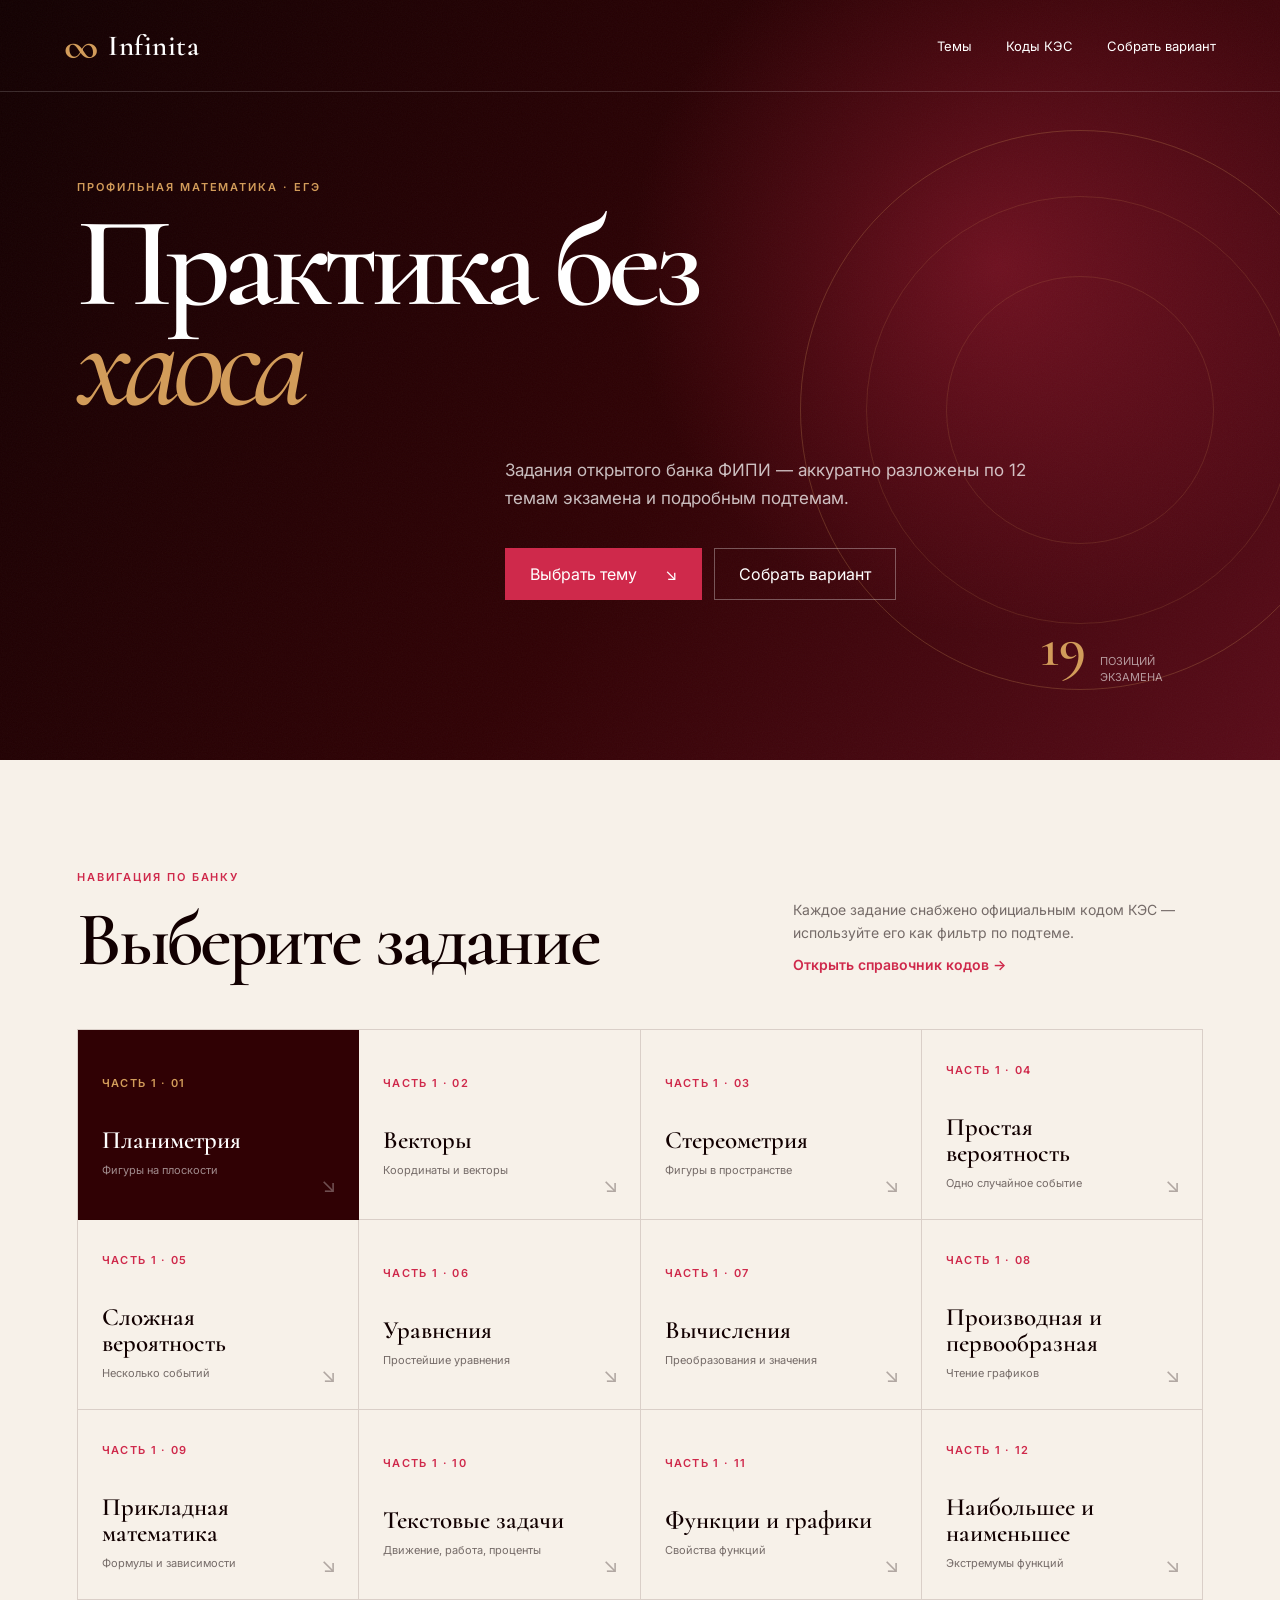
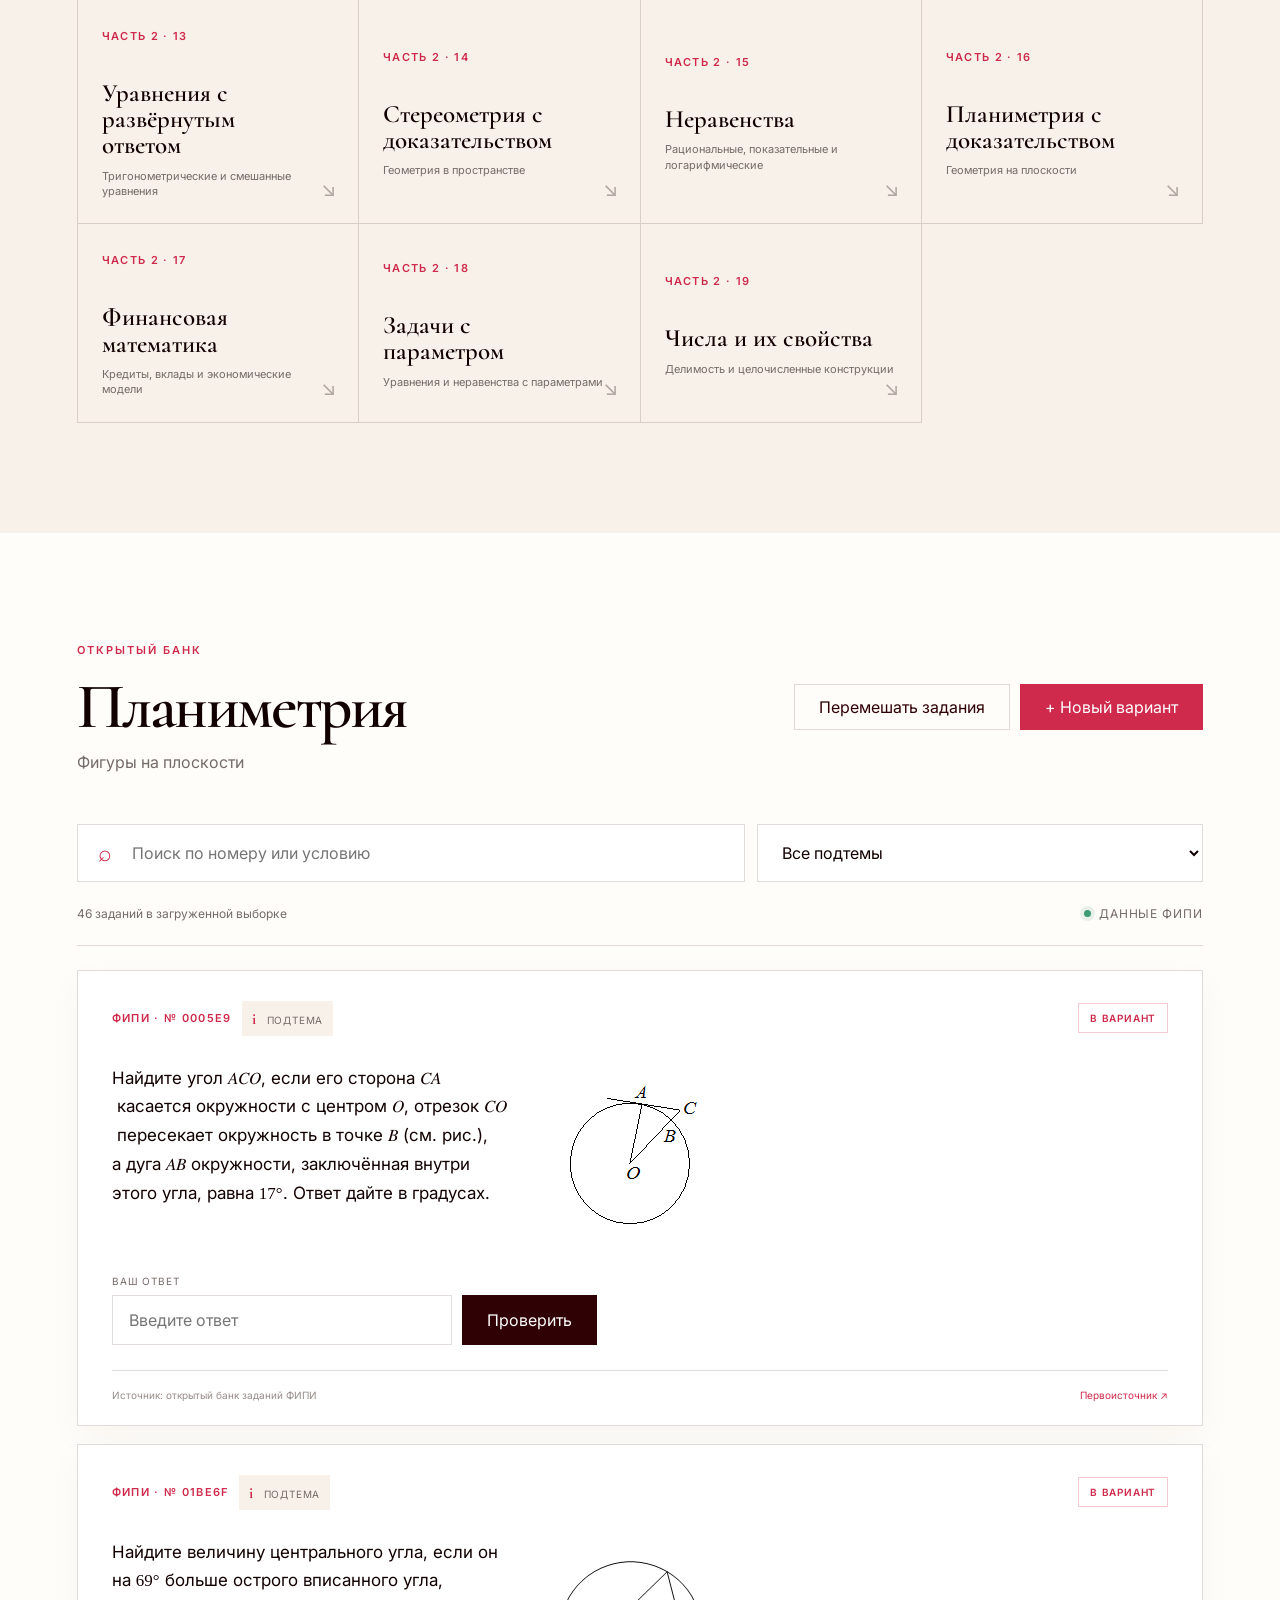
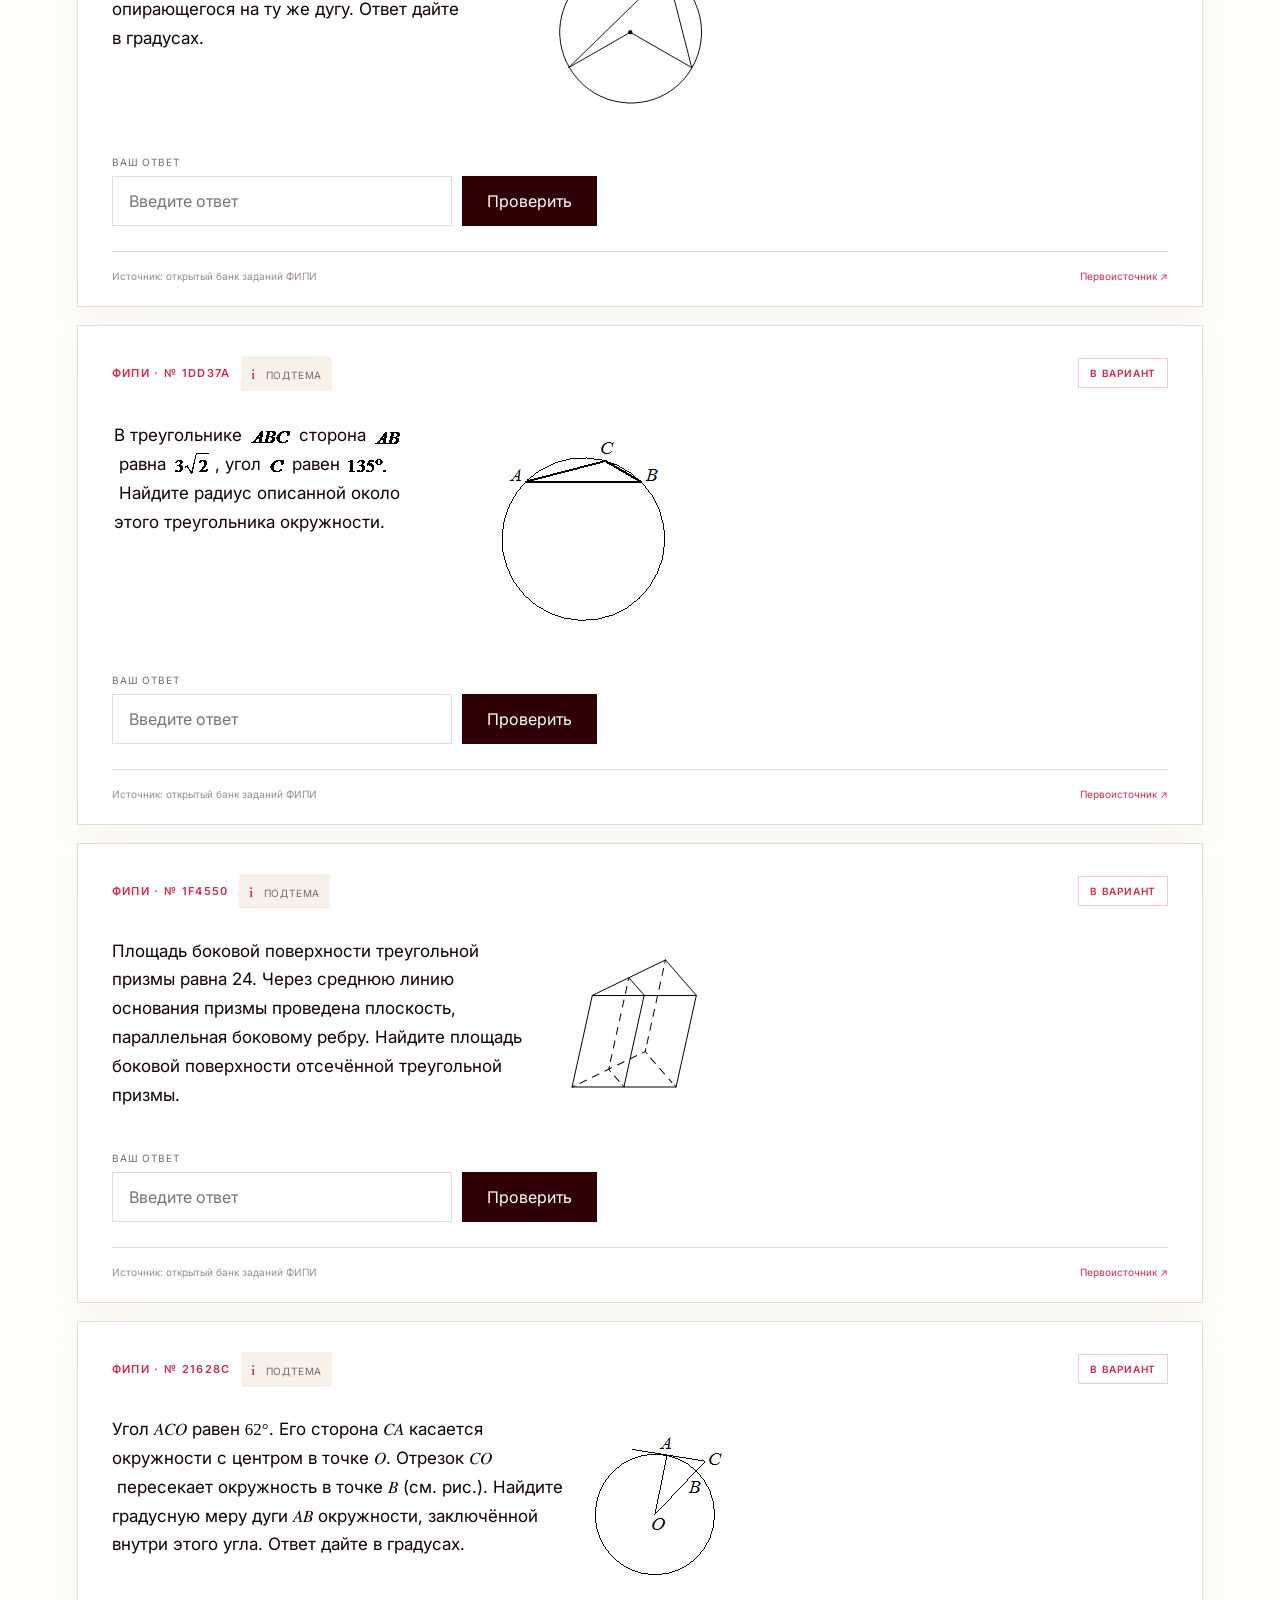
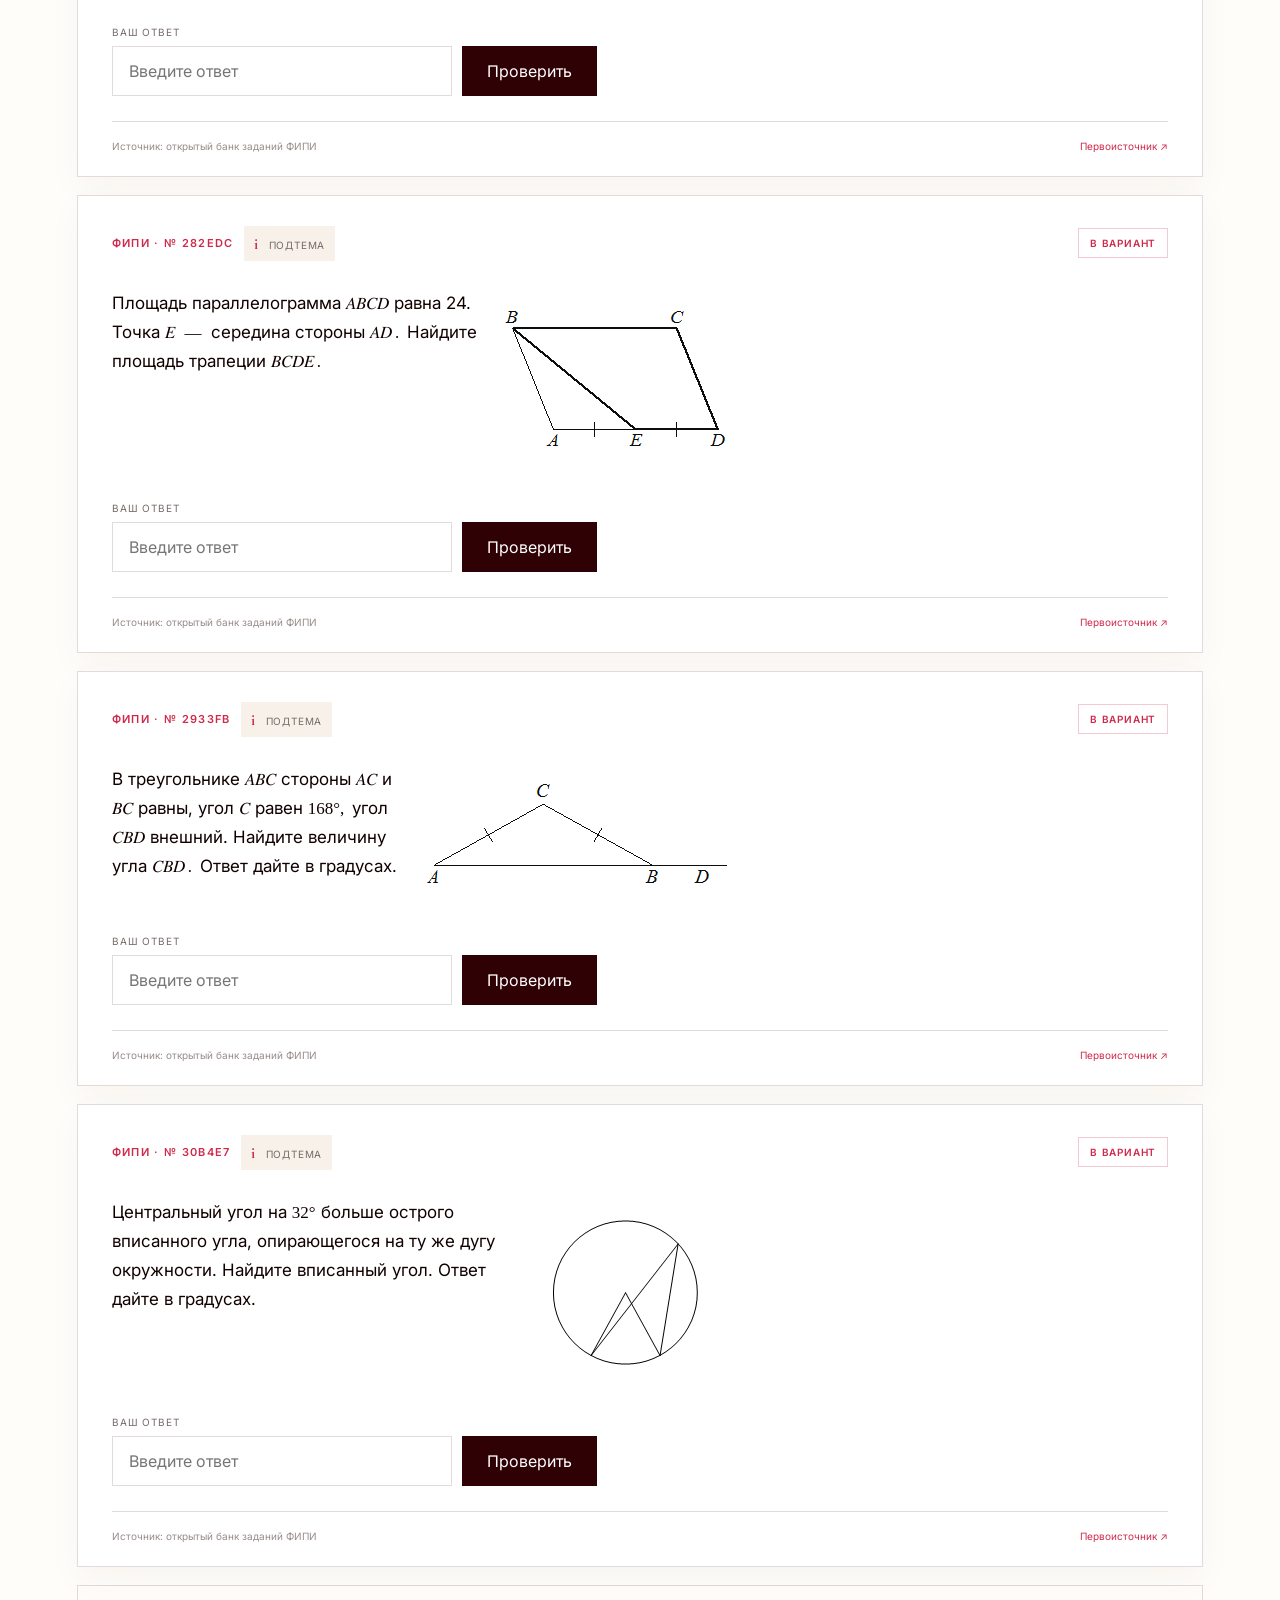
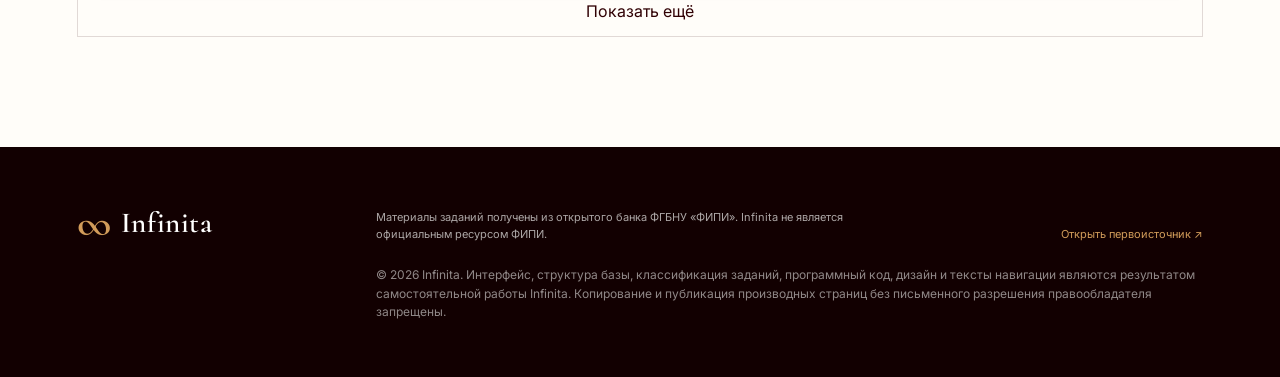
<file: index.html>
<!doctype html>
<html lang="ru">
<head>
  <meta charset="utf-8">
  <meta name="viewport" content="width=device-width, initial-scale=1">
  <meta name="description" content="Банк заданий ЕГЭ по профильной математике от Infinita">
  <meta name="author" content="Infinita">
  <meta name="copyright" content="© 2026 Infinita. Интерфейс, структура базы, классификация, код и оформление защищены. Материалы заданий получены из открытого банка ФГБНУ «ФИПИ».">
  <title>Банк заданий ЕГЭ — Infinita</title>
  <link rel="preconnect" href="https://fonts.googleapis.com">
  <link rel="preconnect" href="https://fonts.gstatic.com" crossorigin>
  <link href="https://fonts.googleapis.com/css2?family=Cormorant:wght@500;600;700&family=Inter:wght@400;500;600&display=swap" rel="stylesheet">
  <link rel="stylesheet" href="styles.css">
</head>
<body>
  <header class="site-header">
    <a class="brand" href="https://infinita-school.ru/" aria-label="На главную Infinita">
      <span class="brand-mark">∞</span><span class="brand-name">Infinita</span>
    </a>
    <nav class="header-nav" aria-label="Основная навигация">
      <a href="#topics">Темы</a>
      <a href="taxonomy.html">Коды КЭС</a>
      <button class="text-button" data-open-variant>Собрать вариант</button>
    </nav>
  </header>

  <main>
    <section class="hero">
      <div class="hero-orbit" aria-hidden="true"></div>
      <p class="eyebrow">Профильная математика · ЕГЭ</p>
      <h1>Практика без<br><em>хаоса</em></h1>
      <p class="hero-lead">Задания открытого банка ФИПИ — аккуратно разложены по 12 темам экзамена и подробным подтемам.</p>
      <div class="hero-actions">
        <a class="button button-primary" href="#topics">Выбрать тему <span>↘</span></a>
        <button class="button button-secondary" data-open-variant>Собрать вариант</button>
      </div>
      <div class="hero-stat"><strong>19</strong><span>позиций экзамена</span></div>
    </section>

    <section class="topics-section" id="topics">
      <div class="section-heading">
        <div><p class="eyebrow">Навигация по банку</p><h2>Выберите задание</h2></div>
        <p>Каждое задание снабжено официальным кодом КЭС — используйте его как фильтр по подтеме.<br><a class="inline-link" href="taxonomy.html">Открыть справочник кодов →</a></p>
      </div>
      <div class="topic-grid" id="topicGrid" aria-label="Темы ЕГЭ"></div>
    </section>

    <section class="bank-section" id="bank">
      <div class="bank-heading">
        <div>
          <p class="eyebrow">Открытый банк</p>
          <h2 id="activeTopicTitle">Планиметрия</h2>
          <p id="activeTopicDescription">Фигуры на плоскости</p>
        </div>
        <div class="bank-actions">
          <button class="button print-button compact" id="shuffleTopic" type="button">Перемешать задания</button>
          <button class="button button-primary compact" data-open-variant>+ Новый вариант</button>
        </div>
      </div>
      <div class="filters">
        <label class="search-field"><span aria-hidden="true">⌕</span><input id="searchInput" type="search" placeholder="Поиск по номеру или условию" autocomplete="off"></label>
        <label class="select-field"><span class="sr-only">Подтема</span><select id="subtopicSelect"><option value="">Все подтемы</option></select></label>
      </div>
      <div class="result-bar"><span id="resultCount">Загружаем задания…</span><span class="live-dot">данные ФИПИ</span></div>
      <div class="manual-variant-bar" id="manualVariantBar" hidden>
        <span><strong id="manualVariantCount">0</strong> заданий выбрано в ручной вариант</span>
        <div>
          <button class="button button-primary compact" id="openManualVariant" type="button">Открыть вариант</button>
          <button class="button print-button compact" id="clearManualVariant" type="button">Очистить</button>
        </div>
      </div>
      <div class="task-list" id="taskList" aria-live="polite"></div>
      <button class="button load-more" id="loadMore" hidden>Показать ещё</button>
    </section>
  </main>

  <footer>
    <div class="brand footer-brand"><span class="brand-mark">∞</span><span class="brand-name">Infinita</span></div>
    <p>Материалы заданий получены из открытого банка ФГБНУ «ФИПИ». Infinita не является официальным ресурсом ФИПИ.</p>
    <p class="legal-notice">© 2026 Infinita. Интерфейс, структура базы, классификация заданий, программный код, дизайн и тексты навигации являются результатом самостоятельной работы Infinita. Копирование и публикация производных страниц без письменного разрешения правообладателя запрещены.</p>
    <a href="https://ege.fipi.ru/bank/index.php?proj=AC437B34557F88EA4115D2F374B0A07B" target="_blank" rel="noopener">Открыть первоисточник ↗</a>
  </footer>

  <dialog class="variant-dialog" id="variantDialog">
    <form method="dialog" class="dialog-card" id="variantForm">
      <div class="dialog-head"><div><p class="eyebrow">Конструктор</p><h2>Случайный вариант</h2></div><button class="close-button" value="cancel" aria-label="Закрыть">×</button></div>
      <p class="dialog-intro">Укажите, сколько заданий взять из каждой темы. Ноль — пропустить тему. Если хотите собрать вариант вручную, добавляйте конкретные задания кнопкой «В вариант» прямо в банке.</p>
      <div class="preset-variants">
        <div><p class="eyebrow">Готовые варианты</p><h3>Первая часть</h3></div>
        <div class="preset-grid" id="presetVariants"></div>
      </div>
      <div class="variant-counts" id="variantCounts"></div>
      <div class="variant-total"><span>Всего заданий</span><strong id="variantTotal">12</strong></div>
      <button class="button button-primary wide" id="generateVariant" value="none">Собрать случайный вариант</button>
    </form>
  </dialog>

  <dialog class="variant-results" id="variantResults">
    <div class="results-card">
      <div class="dialog-head"><div><p class="eyebrow">Готово</p><h2>Ваш вариант</h2></div><button class="close-button" data-close-results aria-label="Закрыть">×</button></div>
      <p class="dialog-intro">Решайте задания прямо здесь. Ответы можно оставлять пустыми — они будут засчитаны как пропущенные. Проверка появится только после нажатия итоговой кнопки.</p>
      <div class="export-actions">
        <button class="button button-primary" data-check-variant type="button">Завершить и проверить</button>
        <button class="button print-button" data-reset-variant type="button">Очистить ответы</button>
        <button class="button print-button" id="downloadHtml" type="button">Скачать HTML</button>
        <button class="button print-button" id="printVariant" type="button">Печать / PDF</button>
      </div>
      <div id="variantWarnings"></div><div id="variantPracticeSummary"></div><div id="variantTaskList"></div>
      <div class="variant-bottom-actions">
        <button class="button button-primary" data-check-variant type="button">Завершить и проверить</button>
        <button class="button print-button" data-reset-variant type="button">Очистить ответы</button>
      </div>
    </div>
  </dialog>

  <template id="taskTemplate">
    <article class="task-card">
      <div class="task-meta"><span class="task-number"></span><button class="info-chip" type="button" aria-expanded="false">i <span>Подтема</span></button></div>
      <div class="task-info" hidden></div>
      <div class="task-content"></div>
      <form class="answer-form">
        <label><span>Ваш ответ</span><input name="answer" inputmode="decimal" autocomplete="off" placeholder="Введите ответ"></label>
        <button class="button check-button" type="submit">Проверить</button>
        <output class="answer-status" aria-live="polite"></output>
      </form>
      <div class="source-line"><span>Источник: открытый банк заданий ФИПИ</span><a target="_blank" rel="noopener">Первоисточник ↗</a></div>
    </article>
  </template>
  <script src="app.js" defer></script>
</body>
</html>
</file>
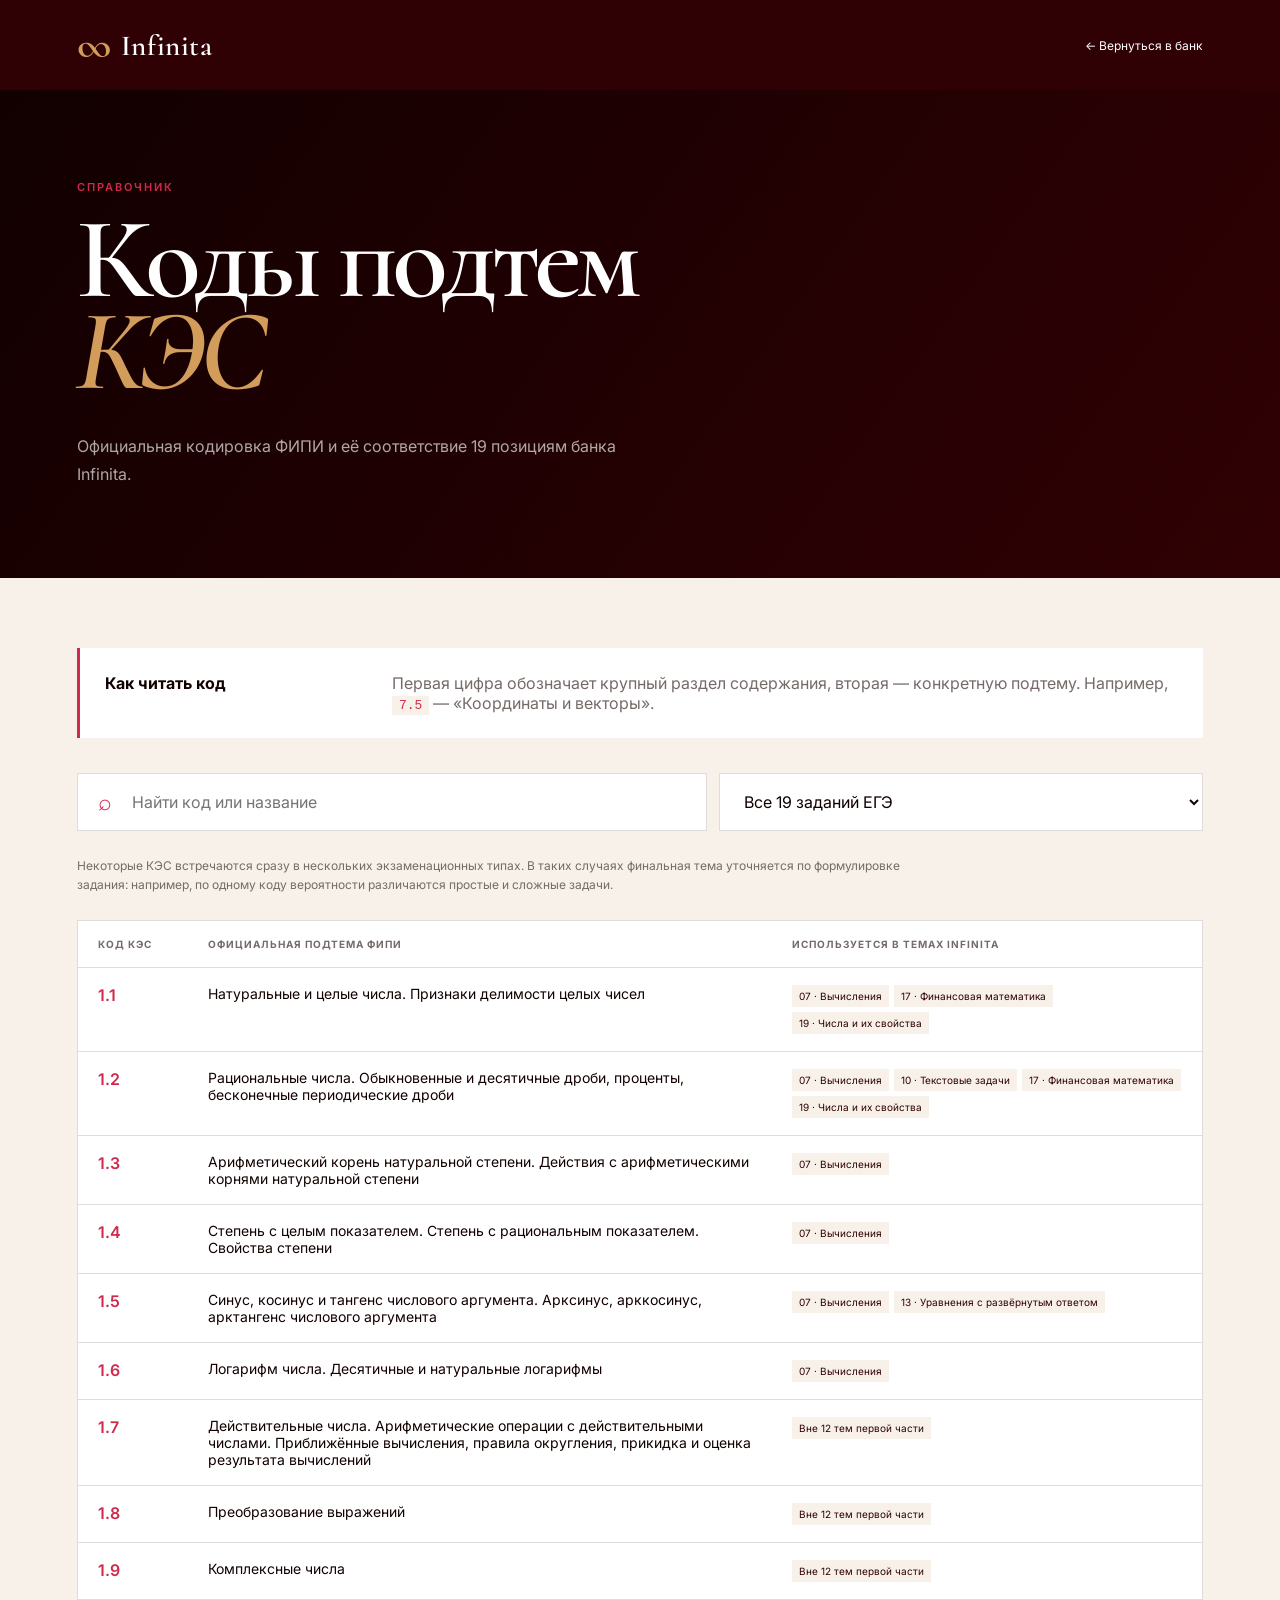
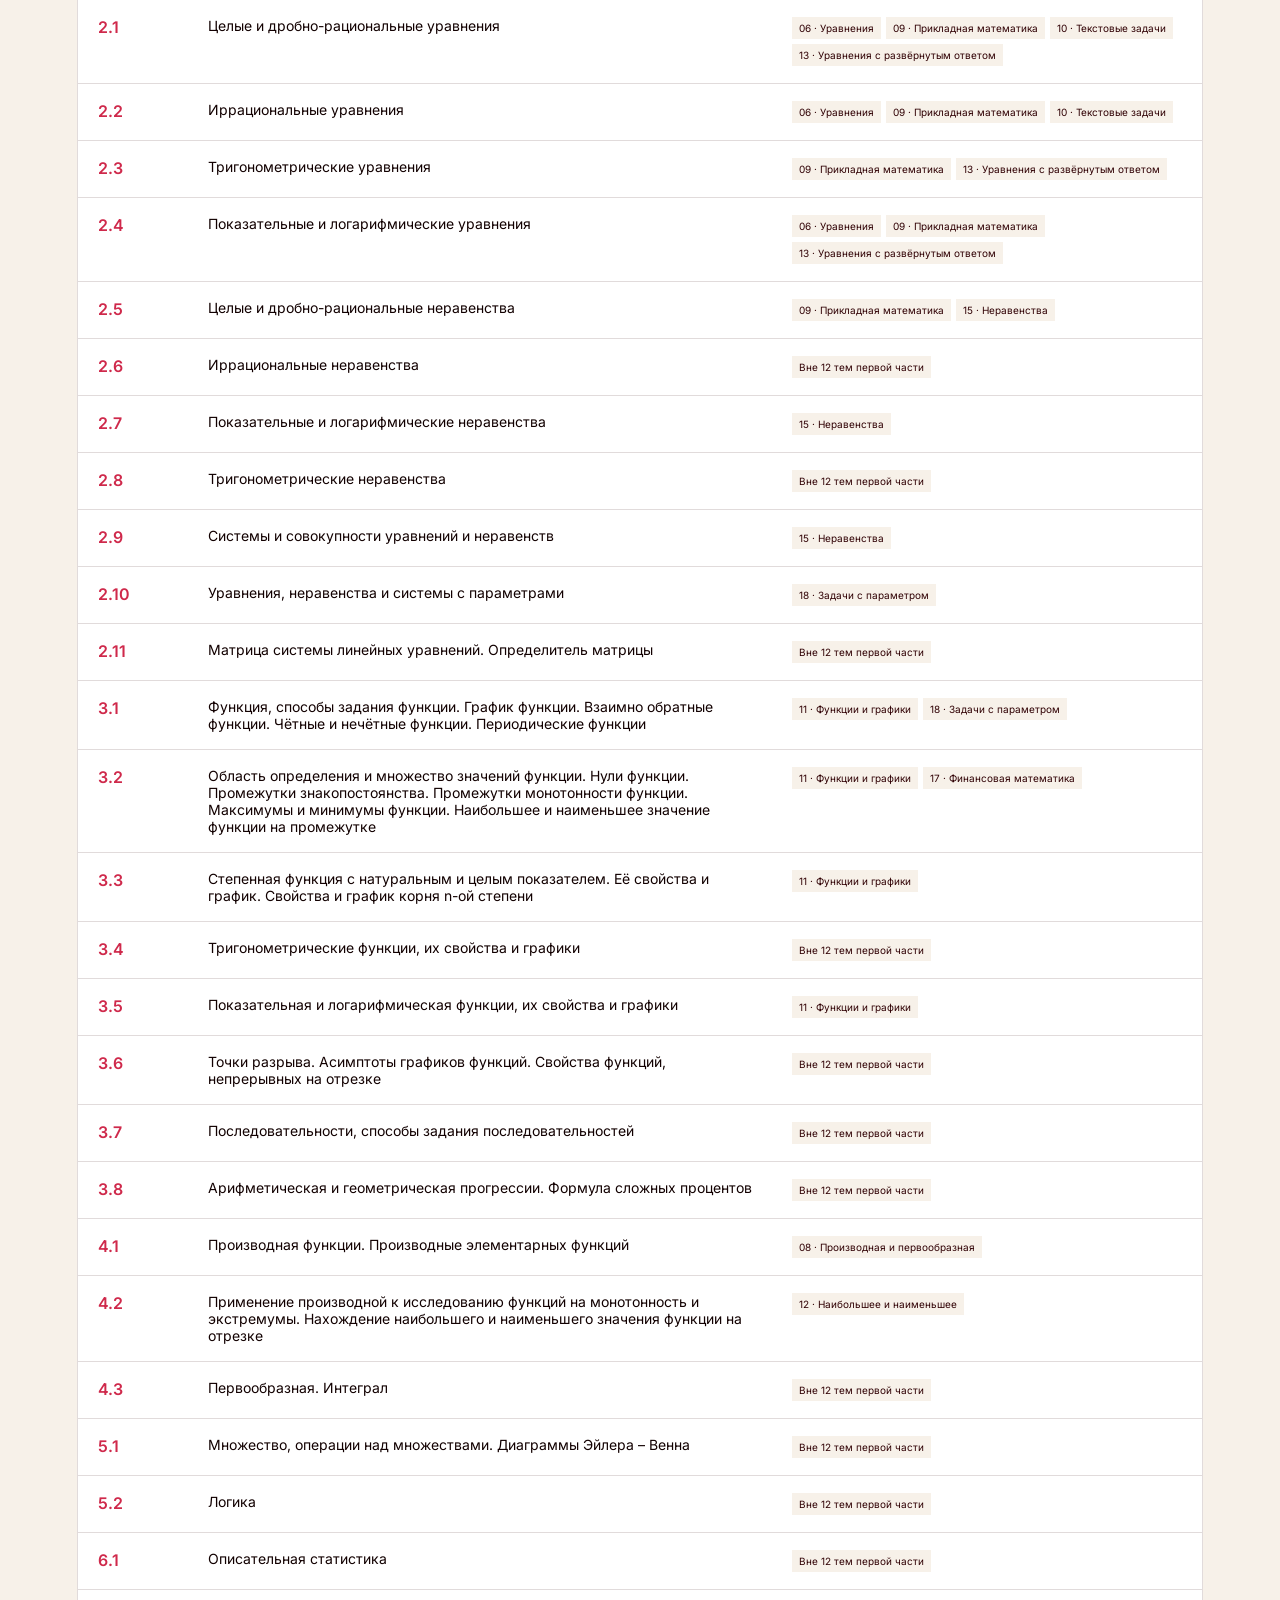
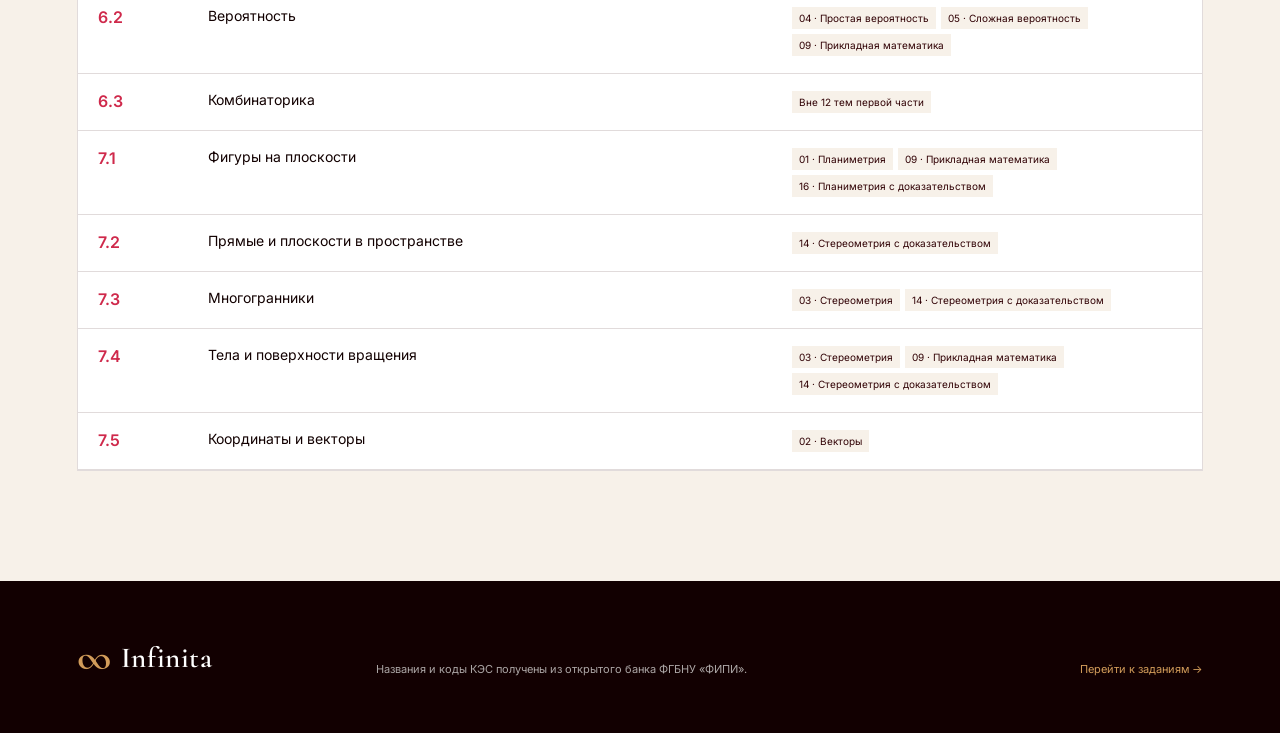
<file: taxonomy.html>
<!doctype html>
<html lang="ru">
<head>
  <meta charset="utf-8"><meta name="viewport" content="width=device-width, initial-scale=1">
  <title>Справочник кодов КЭС — Infinita</title>
  <link rel="preconnect" href="https://fonts.googleapis.com"><link rel="preconnect" href="https://fonts.gstatic.com" crossorigin>
  <link href="https://fonts.googleapis.com/css2?family=Cormorant:wght@500;600;700&family=Inter:wght@400;500;600&display=swap" rel="stylesheet">
  <link rel="stylesheet" href="styles.css"><link rel="stylesheet" href="taxonomy.css">
</head>
<body class="taxonomy-page">
  <header class="taxonomy-header"><a class="brand" href="index.html"><span class="brand-mark">∞</span><span class="brand-name">Infinita</span></a><a href="index.html">← Вернуться в банк</a></header>
  <main>
    <section class="taxonomy-hero"><p class="eyebrow">Справочник</p><h1>Коды подтем<br><em>КЭС</em></h1><p>Официальная кодировка ФИПИ и её соответствие 19 позициям банка Infinita.</p></section>
    <section class="taxonomy-content">
      <div class="taxonomy-note"><strong>Как читать код</strong><p>Первая цифра обозначает крупный раздел содержания, вторая — конкретную подтему. Например, <code>7.5</code> — «Координаты и векторы».</p></div>
      <div class="taxonomy-toolbar"><label class="search-field"><span>⌕</span><input id="taxonomySearch" type="search" placeholder="Найти код или название"></label><label class="select-field"><select id="taxonomyTopic"><option value="">Все 19 заданий ЕГЭ</option></select></label></div>
      <p class="taxonomy-explanation">Некоторые КЭС встречаются сразу в нескольких экзаменационных типах. В таких случаях финальная тема уточняется по формулировке задания: например, по одному коду вероятности различаются простые и сложные задачи.</p>
      <div class="taxonomy-table-wrap"><table class="taxonomy-table"><thead><tr><th>Код КЭС</th><th>Официальная подтема ФИПИ</th><th>Используется в темах Infinita</th></tr></thead><tbody id="taxonomyBody"><tr><td colspan="3">Загружаем справочник ФИПИ…</td></tr></tbody></table></div>
    </section>
  </main>
  <footer><div class="brand footer-brand"><span class="brand-mark">∞</span><span class="brand-name">Infinita</span></div><p>Названия и коды КЭС получены из открытого банка ФГБНУ «ФИПИ».</p><a href="index.html">Перейти к заданиям →</a></footer>
  <script src="taxonomy.js" defer></script>
</body></html>
</file>
<file: styles.css>
:root {
  --ink: #120001;
  --wine: #300104;
  --red: #cf294b;
  --red-dark: #a91837;
  --gold: #d29c5a;
  --cream: #f7f1e9;
  --paper: #fffdf9;
  --muted: #756b68;
  --line: rgba(48, 1, 4, .14);
  --success: #267554;
  --error: #bd2744;
  --display: "Cormorant", Georgia, serif;
  --sans: "Inter", Arial, sans-serif;
}

* { box-sizing: border-box; }
html { scroll-behavior: smooth; }
body { margin: 0; color: var(--ink); background: var(--paper); font-family: var(--sans); }
button, input, select { font: inherit; }
button, a { -webkit-tap-highlight-color: transparent; }
a { color: inherit; }

.site-header {
  position: absolute; z-index: 5; top: 0; left: 0; width: 100%; height: 92px;
  padding: 0 max(5vw, 28px); display: flex; align-items: center; justify-content: space-between;
  color: white; border-bottom: 1px solid rgba(255,255,255,.16);
}
.brand { display: inline-flex; align-items: center; gap: 10px; text-decoration: none; }
.brand-mark { color: var(--gold); font: 600 42px/1 var(--display); }
.brand-name { font: 600 29px/1 var(--display); letter-spacing: .02em; }
.header-nav { display: flex; align-items: center; gap: 34px; font-size: 13px; }
.header-nav a, .text-button { color: inherit; text-decoration: none; }
.text-button { padding: 0; border: 0; background: transparent; cursor: pointer; }

.hero {
  min-height: 760px; padding: 180px max(6vw, 30px) 90px; position: relative; overflow: hidden;
  color: white; background:
    radial-gradient(circle at 78% 35%, rgba(207,41,75,.35), transparent 33%),
    linear-gradient(125deg, #120001 0%, #300104 55%, #590b18 100%);
}
.hero::after { content: ""; position: absolute; inset: 0; opacity: .08; pointer-events: none; background-image: url("data:image/svg+xml,%3Csvg xmlns='http://www.w3.org/2000/svg' width='130' height='130' viewBox='0 0 130 130'%3E%3Cfilter id='n'%3E%3CfeTurbulence type='fractalNoise' baseFrequency='.8' numOctaves='4' stitchTiles='stitch'/%3E%3C/filter%3E%3Crect width='100%25' height='100%25' filter='url(%23n)' opacity='.5'/%3E%3C/svg%3E"); }
.hero > * { position: relative; z-index: 2; }
.eyebrow { margin: 0 0 20px; color: var(--red); font-size: 11px; font-weight: 600; letter-spacing: .18em; text-transform: uppercase; }
.hero .eyebrow { color: var(--gold); }
.hero h1 { max-width: 780px; margin: 0; font: 600 clamp(76px, 10vw, 146px)/.78 var(--display); letter-spacing: -.055em; }
.hero h1 em { color: var(--gold); font-weight: 500; }
.hero-lead { max-width: 560px; margin: 42px 0 0 38%; font-size: 17px; line-height: 1.65; color: rgba(255,255,255,.74); }
.hero-actions { margin: 36px 0 0 38%; display: flex; flex-wrap: wrap; gap: 12px; }
.button { min-height: 52px; padding: 0 24px; border: 1px solid transparent; display: inline-flex; align-items: center; justify-content: center; gap: 28px; text-decoration: none; cursor: pointer; transition: .2s ease; }
.button-primary { color: white; background: var(--red); }
.button-primary:hover { background: var(--red-dark); transform: translateY(-1px); }
.button-secondary { color: white; background: transparent; border-color: rgba(255,255,255,.32); }
.button-secondary:hover { border-color: white; }
.hero-stat { position: absolute; right: 7vw; bottom: 75px; display: flex; align-items: baseline; gap: 14px; }
.hero-stat strong { color: var(--gold); font: 600 58px/1 var(--display); }
.hero-stat span { max-width: 90px; color: rgba(255,255,255,.58); font-size: 11px; line-height: 1.4; text-transform: uppercase; }
.hero-orbit { position: absolute; z-index: 1; width: 560px; height: 560px; right: -80px; top: 130px; border: 1px solid rgba(210,156,90,.26); border-radius: 50%; }
.hero-orbit::before, .hero-orbit::after { content: ""; position: absolute; border: 1px solid rgba(210,156,90,.16); border-radius: 50%; }
.hero-orbit::before { inset: 65px; }.hero-orbit::after { inset: 145px; }

.topics-section, .bank-section { padding: 110px max(6vw, 30px); }
.topics-section { background: var(--cream); }
.section-heading, .bank-heading { display: flex; justify-content: space-between; align-items: end; gap: 30px; margin-bottom: 52px; }
h2 { margin: 0; font: 600 clamp(48px, 6vw, 82px)/.95 var(--display); letter-spacing: -.04em; }
.section-heading > p { max-width: 410px; margin: 0; color: var(--muted); font-size: 14px; line-height: 1.7; }
.inline-link { display: inline-block; margin-top: 8px; color: var(--red); text-decoration: none; font-weight: 600; }
.topic-grid { display: grid; grid-template-columns: repeat(4, 1fr); border-top: 1px solid var(--line); border-left: 1px solid var(--line); }
.topic-card { min-height: 190px; padding: 24px; position: relative; text-align: left; color: var(--ink); background: transparent; border: 0; border-right: 1px solid var(--line); border-bottom: 1px solid var(--line); cursor: pointer; transition: .25s ease; }
.topic-card:hover, .topic-card.active { color: white; background: var(--wine); }
.topic-index { color: var(--red); font-size: 11px; font-weight: 600; letter-spacing: .12em; }
.topic-card.active .topic-index, .topic-card:hover .topic-index { color: var(--gold); }
.topic-card h3 { max-width: 210px; margin: 36px 0 10px; font: 600 25px/1.05 var(--display); }
.topic-card p { margin: 0; color: var(--muted); font-size: 11px; line-height: 1.4; }
.topic-card.active p, .topic-card:hover p { color: rgba(255,255,255,.55); }
.topic-arrow { position: absolute; right: 22px; bottom: 22px; font-size: 20px; opacity: .3; }

.bank-section { background: var(--paper); }
.bank-heading { align-items: center; }
.bank-heading h2 { font-size: clamp(46px, 5vw, 70px); }
.bank-heading > div > p:last-child { margin: 14px 0 0; color: var(--muted); }
.bank-actions { display: flex; flex-wrap: wrap; justify-content: flex-end; gap: 10px; }
.compact { min-height: 46px; }
.filters { display: grid; grid-template-columns: 1.5fr 1fr; gap: 12px; }
.search-field, .select-field { height: 58px; display: flex; align-items: center; border: 1px solid var(--line); background: white; }
.search-field span { padding-left: 20px; color: var(--red); font-size: 23px; }
.search-field input, .select-field select { width: 100%; height: 100%; padding: 0 20px; color: var(--ink); background: transparent; border: 0; outline: 0; }
.select-field select { cursor: pointer; }
.result-bar { min-height: 64px; display: flex; align-items: center; justify-content: space-between; color: var(--muted); font-size: 12px; border-bottom: 1px solid var(--line); }
.live-dot { display: flex; align-items: center; gap: 8px; text-transform: uppercase; letter-spacing: .08em; }
.live-dot::before { content: ""; width: 7px; height: 7px; border-radius: 50%; background: #3c9b72; box-shadow: 0 0 0 4px rgba(60,155,114,.12); }
.manual-variant-bar { margin-top: 18px; padding: 14px 16px; display: flex; align-items: center; justify-content: space-between; gap: 14px; color: var(--wine); background: #fff8ef; border: 1px solid rgba(210,156,90,.45); }
.manual-variant-bar[hidden] { display: none; }
.manual-variant-bar span { font-size: 13px; }
.manual-variant-bar strong { color: var(--red); }
.manual-variant-bar > div { display: flex; flex-wrap: wrap; gap: 8px; }
.task-list { display: grid; gap: 18px; padding-top: 24px; }
.task-card { padding: 30px 34px 24px; background: white; border: 1px solid var(--line); box-shadow: 0 12px 35px rgba(48,1,4,.035); }
.task-meta { display: flex; justify-content: flex-start; align-items: center; gap: 10px; margin-bottom: 28px; }
.task-number { color: var(--red); font-size: 11px; font-weight: 600; letter-spacing: .12em; text-transform: uppercase; }
.info-chip { padding: 7px 10px; color: var(--muted); background: var(--cream); border: 0; cursor: pointer; }
.info-chip:first-letter { color: var(--red); font-family: var(--display); font-weight: 700; }
.info-chip span { margin-left: 7px; font-size: 10px; text-transform: uppercase; letter-spacing: .08em; }
.manual-pick { margin-left: auto; padding: 8px 11px; color: var(--red); background: transparent; border: 1px solid rgba(207,41,75,.25); cursor: pointer; font-size: 10px; font-weight: 600; letter-spacing: .08em; text-transform: uppercase; transition: .2s ease; }
.manual-pick:hover { color: white; background: var(--red); border-color: var(--red); }
.manual-pick.selected { color: white; background: var(--wine); border-color: var(--wine); }
.task-info { margin: -14px 0 24px; padding: 13px 16px; color: var(--wine); background: #f8eee9; font-size: 12px; }
.task-content { max-width: 900px; overflow-x: auto; font-family: var(--sans); font-size: 17px; line-height: 1.7; }
.task-content p { margin: 0 0 12px; }
.task-content table { max-width: 100% !important; background: transparent !important; border: 0 !important; }
.task-content td { background: transparent !important; }
.task-content img { max-width: 100%; height: auto; }
.task-content img.fipi-inline-image {
  display: inline-block;
  width: auto;
  max-width: min(100%, 16em);
  margin: 0 .12em;
  vertical-align: -.35em;
}
.task-content img.fipi-block-image,
.task-content img.task-image:not(.fipi-inline-image) {
  display: block;
  max-width: 100%;
  height: auto;
  margin: 18px auto;
}
.answer-form { margin-top: 30px; display: grid; grid-template-columns: minmax(200px, 340px) auto 1fr; align-items: end; gap: 10px; }
.answer-form label span { display: block; margin-bottom: 8px; color: var(--muted); font-size: 10px; letter-spacing: .09em; text-transform: uppercase; }
.answer-form input { width: 100%; height: 50px; padding: 0 16px; border: 1px solid var(--line); outline: 0; }
.answer-form input:focus { border-color: var(--red); box-shadow: 0 0 0 3px rgba(207,41,75,.08); }
.check-button { min-height: 50px; color: white; background: var(--wine); }
.check-button:hover { background: var(--red); }
.check-button:disabled { opacity: .55; cursor: wait; }
.answer-status { min-height: 50px; padding: 0 16px; display: flex; align-items: center; font-size: 13px; }
.answer-status.correct { color: var(--success); background: rgba(38,117,84,.09); }
.answer-status.wrong { color: var(--error); background: rgba(189,39,68,.08); }
.detailed-answer-note { display: block; padding: 18px 20px; color: var(--muted); background: var(--cream); border-left: 3px solid var(--gold); }
.detailed-answer-note p { margin: 0; line-height: 1.6; }
.source-line { margin-top: 25px; padding-top: 18px; display: flex; justify-content: space-between; gap: 15px; color: #978c89; font-size: 10px; border-top: 1px solid var(--line); }
.source-line a { color: var(--red); text-decoration: none; }
.load-more { width: 100%; margin-top: 18px; color: var(--wine); background: transparent; border-color: var(--line); }
.skeleton { height: 300px; position: relative; overflow: hidden; background: #f5f0eb; border: 1px solid var(--line); }
.skeleton::after { content: ""; position: absolute; inset: 0; transform: translateX(-100%); background: linear-gradient(90deg, transparent, rgba(255,255,255,.75), transparent); animation: shine 1.25s infinite; }
@keyframes shine { to { transform: translateX(100%); } }
.error-box { padding: 28px; color: var(--error); background: rgba(189,39,68,.07); border: 1px solid rgba(189,39,68,.18); }

footer { padding: 55px max(6vw, 30px); display: grid; grid-template-columns: 1fr 2fr 1fr; align-items: end; gap: 22px 35px; color: rgba(255,255,255,.65); background: var(--ink); font-size: 11px; line-height: 1.6; }
.footer-brand { color: white; } footer p { max-width: 560px; margin: 0; } footer > a { grid-column: 3; grid-row: 1; justify-self: end; color: var(--gold); text-decoration: none; }
.legal-notice { grid-column: 2 / 4; grid-row: 2; max-width: 920px; font-size: 12px; line-height: 1.55; opacity: .82; }

dialog { width: 100%; height: 100%; max-width: none; max-height: none; padding: 0; border: 0; background: rgba(18,0,1,.76); }
dialog::backdrop { background: rgba(18,0,1,.76); }
.dialog-card, .results-card { width: min(760px, 100%); min-height: 100%; margin-left: auto; padding: 58px; overflow: auto; background: var(--paper); }
.dialog-head { display: flex; justify-content: space-between; gap: 20px; }
.dialog-head h2 { font-size: 54px; }
.close-button { width: 44px; height: 44px; color: var(--ink); background: transparent; border: 1px solid var(--line); font-size: 27px; cursor: pointer; }
.dialog-intro { color: var(--muted); line-height: 1.6; }
.preset-variants { margin-top: 28px; padding: 20px; background: #fff8ef; border: 1px solid rgba(210,156,90,.45); }
.preset-variants h3 { margin: 2px 0 16px; color: var(--wine); font: 600 28px/1 var(--display); }
.preset-grid { display: grid; grid-template-columns: repeat(4, 1fr); gap: 8px; }
.preset-button { min-height: 42px; padding: 10px 12px; color: var(--wine); background: rgba(255,255,255,.72); border: 1px solid var(--line); cursor: pointer; font-weight: 700; }
.preset-button:hover { color: white; background: var(--red); border-color: var(--red); }
.variant-counts { margin: 34px 0; border-top: 1px solid var(--line); }
.count-row { min-height: 62px; display: flex; align-items: center; justify-content: space-between; gap: 20px; border-bottom: 1px solid var(--line); }
.count-row label { display: flex; align-items: center; gap: 14px; }
.count-row small { color: var(--red); }
.stepper { display: flex; align-items: center; }
.stepper button { width: 36px; height: 36px; color: var(--red); background: transparent; border: 1px solid var(--line); cursor: pointer; }
.stepper input { width: 45px; height: 36px; text-align: center; border: 0; background: transparent; }
.variant-total { margin: 25px 0; display: flex; justify-content: space-between; align-items: baseline; }
.variant-total strong { color: var(--red); font: 600 42px/1 var(--display); }
.wide { width: 100%; }.variant-results .results-card { width: min(1000px, 100%); }
#variantTaskList { display: grid; gap: 16px; margin-top: 35px; }
.variant-group-title { margin: 30px 0 8px; color: var(--red); font: 600 28px/1 var(--display); }
.export-actions { margin: 28px 0 8px; display: flex; flex-wrap: wrap; gap: 10px; }
.variant-bottom-actions { margin-top: 28px; padding-top: 22px; display: flex; flex-wrap: wrap; gap: 10px; border-top: 1px solid var(--line); }
.variant-answer-form { margin-top: 30px; display: grid; grid-template-columns: minmax(220px, 1fr) minmax(180px, .8fr); gap: 10px; align-items: end; }
.variant-answer-form label span { display: block; margin-bottom: 7px; color: var(--muted); font-size: 11px; text-transform: uppercase; letter-spacing: .08em; }
.variant-answer-form input, .variant-answer-form textarea { width: 100%; padding: 15px 16px; border: 1px solid var(--line); background: rgba(255,255,255,.8); color: var(--ink); font: inherit; }
.variant-answer-form textarea { min-height: 92px; resize: vertical; }
.answer-status.skipped, .answer-status.unchecked { color: var(--muted); background: rgba(117,107,104,.08); }
.practice-summary { margin-top: 22px; padding: 20px; display: grid; gap: 18px; color: var(--wine); background: #fff8ef; border: 1px solid rgba(210,156,90,.45); }
.practice-summary-head { display: flex; justify-content: space-between; gap: 18px; align-items: end; }
.practice-summary-head div { display: grid; gap: 4px; }
.practice-summary strong { color: var(--red); font: 600 34px/1 var(--display); }
.practice-summary small { color: var(--muted); }
.practice-result-table-wrap { overflow-x: auto; }
.practice-result-table { width: 100%; border-collapse: collapse; background: rgba(255,255,255,.56); }
.practice-result-table th, .practice-result-table td { padding: 10px 12px; border-bottom: 1px solid rgba(48,1,4,.1); text-align: left; }
.practice-result-table th { color: var(--muted); font-size: 11px; text-transform: uppercase; letter-spacing: .08em; }
.practice-result-table tr.correct td:last-child { color: var(--success); font-weight: 700; }
.practice-result-table tr.wrong td:last-child { color: var(--error); font-weight: 700; }
.practice-result-table tr.skipped td:last-child, .practice-result-table tr.unchecked td:last-child { color: var(--muted); font-weight: 700; }
.print-button { color: var(--wine); background: transparent; border-color: var(--line); }
.warning { margin-top: 18px; padding: 12px; color: #8b6128; background: #fff5df; }
.embed-mode .site-header, .embed-mode footer { display: none; }
.embed-mode .hero { min-height: 630px; padding-top: 105px; }
.sr-only { position: absolute; width: 1px; height: 1px; padding: 0; margin: -1px; overflow: hidden; clip: rect(0,0,0,0); white-space: nowrap; border: 0; }

@media (max-width: 900px) {
  .topic-grid { grid-template-columns: repeat(3, 1fr); }
  .hero-lead, .hero-actions { margin-left: 15%; }
  footer { grid-template-columns: 1fr; } footer > a, .legal-notice { grid-column: auto; grid-row: auto; justify-self: start; }
}
@media (max-width: 640px) {
  .site-header { height: 72px; padding: 0 20px; }.header-nav a { display: none; }
  .hero { min-height: 700px; padding: 145px 22px 70px; }.hero h1 { font-size: 74px; }.hero-lead, .hero-actions { margin-left: 0; }.hero-stat { right: 22px; bottom: 35px; }
  .topics-section, .bank-section { padding: 75px 20px; }.section-heading, .bank-heading { display: block; }.section-heading > p { margin-top: 22px; }.bank-heading .button { margin-top: 25px; }
  .bank-actions { justify-content: flex-start; margin-top: 20px; }.bank-actions .button { margin-top: 0; }
  .topic-grid { grid-template-columns: repeat(2, 1fr); }.topic-card { min-height: 165px; padding: 18px; }.topic-card h3 { margin-top: 26px; font-size: 20px; }
  .filters { grid-template-columns: 1fr; }.result-bar { align-items: flex-start; gap: 10px; padding: 18px 0; }
  .manual-variant-bar { align-items: flex-start; flex-direction: column; }.task-meta { align-items: flex-start; flex-wrap: wrap; }.manual-pick { width: 100%; margin-left: 0; }
  .task-card { padding: 22px 18px; }.task-content { font-size: 15px; }.answer-form, .variant-answer-form { grid-template-columns: 1fr; }.answer-status { min-height: 42px; }
  .source-line { flex-direction: column; }.dialog-card, .results-card { padding: 35px 20px; }.dialog-head h2 { font-size: 42px; }
  .preset-grid { grid-template-columns: repeat(2, 1fr); }
}
</file>
<file: taxonomy.css>
.taxonomy-page{background:var(--cream)}
.taxonomy-header{height:90px;padding:0 max(6vw,30px);display:flex;align-items:center;justify-content:space-between;color:white;background:var(--wine)}
.taxonomy-header>a:last-child{font-size:12px;text-decoration:none}.taxonomy-hero{padding:90px max(6vw,30px);color:white;background:linear-gradient(125deg,var(--ink),var(--wine))}
.taxonomy-hero h1{margin:0;font:600 clamp(65px,9vw,120px)/.8 var(--display);letter-spacing:-.05em}.taxonomy-hero h1 em{color:var(--gold)}
.taxonomy-hero>p:last-child{max-width:540px;margin:35px 0 0;color:rgba(255,255,255,.65);line-height:1.7}.taxonomy-content{padding:70px max(6vw,30px) 110px}
.taxonomy-note{display:grid;grid-template-columns:1fr 3fr;gap:25px;margin-bottom:35px;padding:25px;background:white;border-left:3px solid var(--red)}.taxonomy-note p{margin:0;color:var(--muted)}
code{padding:2px 7px;color:var(--red);background:var(--cream)}.taxonomy-toolbar{display:grid;grid-template-columns:1.3fr 1fr;gap:12px}
.taxonomy-explanation{max-width:850px;margin:25px 0;color:var(--muted);font-size:12px;line-height:1.65}.taxonomy-table-wrap{overflow-x:auto;background:white;border:1px solid var(--line)}
.taxonomy-table{width:100%;border-collapse:collapse}.taxonomy-table th,.taxonomy-table td{padding:17px 20px;text-align:left;border-bottom:1px solid var(--line);vertical-align:top}
.taxonomy-table th{color:var(--muted);font-size:10px;letter-spacing:.1em;text-transform:uppercase}.taxonomy-table td:first-child{width:110px;color:var(--red);font-weight:600}
.taxonomy-table td:nth-child(2){width:52%;font-size:14px}.topic-tags{display:flex;flex-wrap:wrap;gap:5px}.topic-tag{padding:5px 7px;color:var(--wine);background:var(--cream);font-size:10px}
@media(max-width:640px){.taxonomy-header{padding:0 20px}.taxonomy-hero{padding:65px 20px}.taxonomy-content{padding:50px 20px}.taxonomy-note{grid-template-columns:1fr}.taxonomy-toolbar{grid-template-columns:1fr}.taxonomy-table th,.taxonomy-table td{padding:13px 11px}.taxonomy-table td:nth-child(2){min-width:280px}}
</file>
